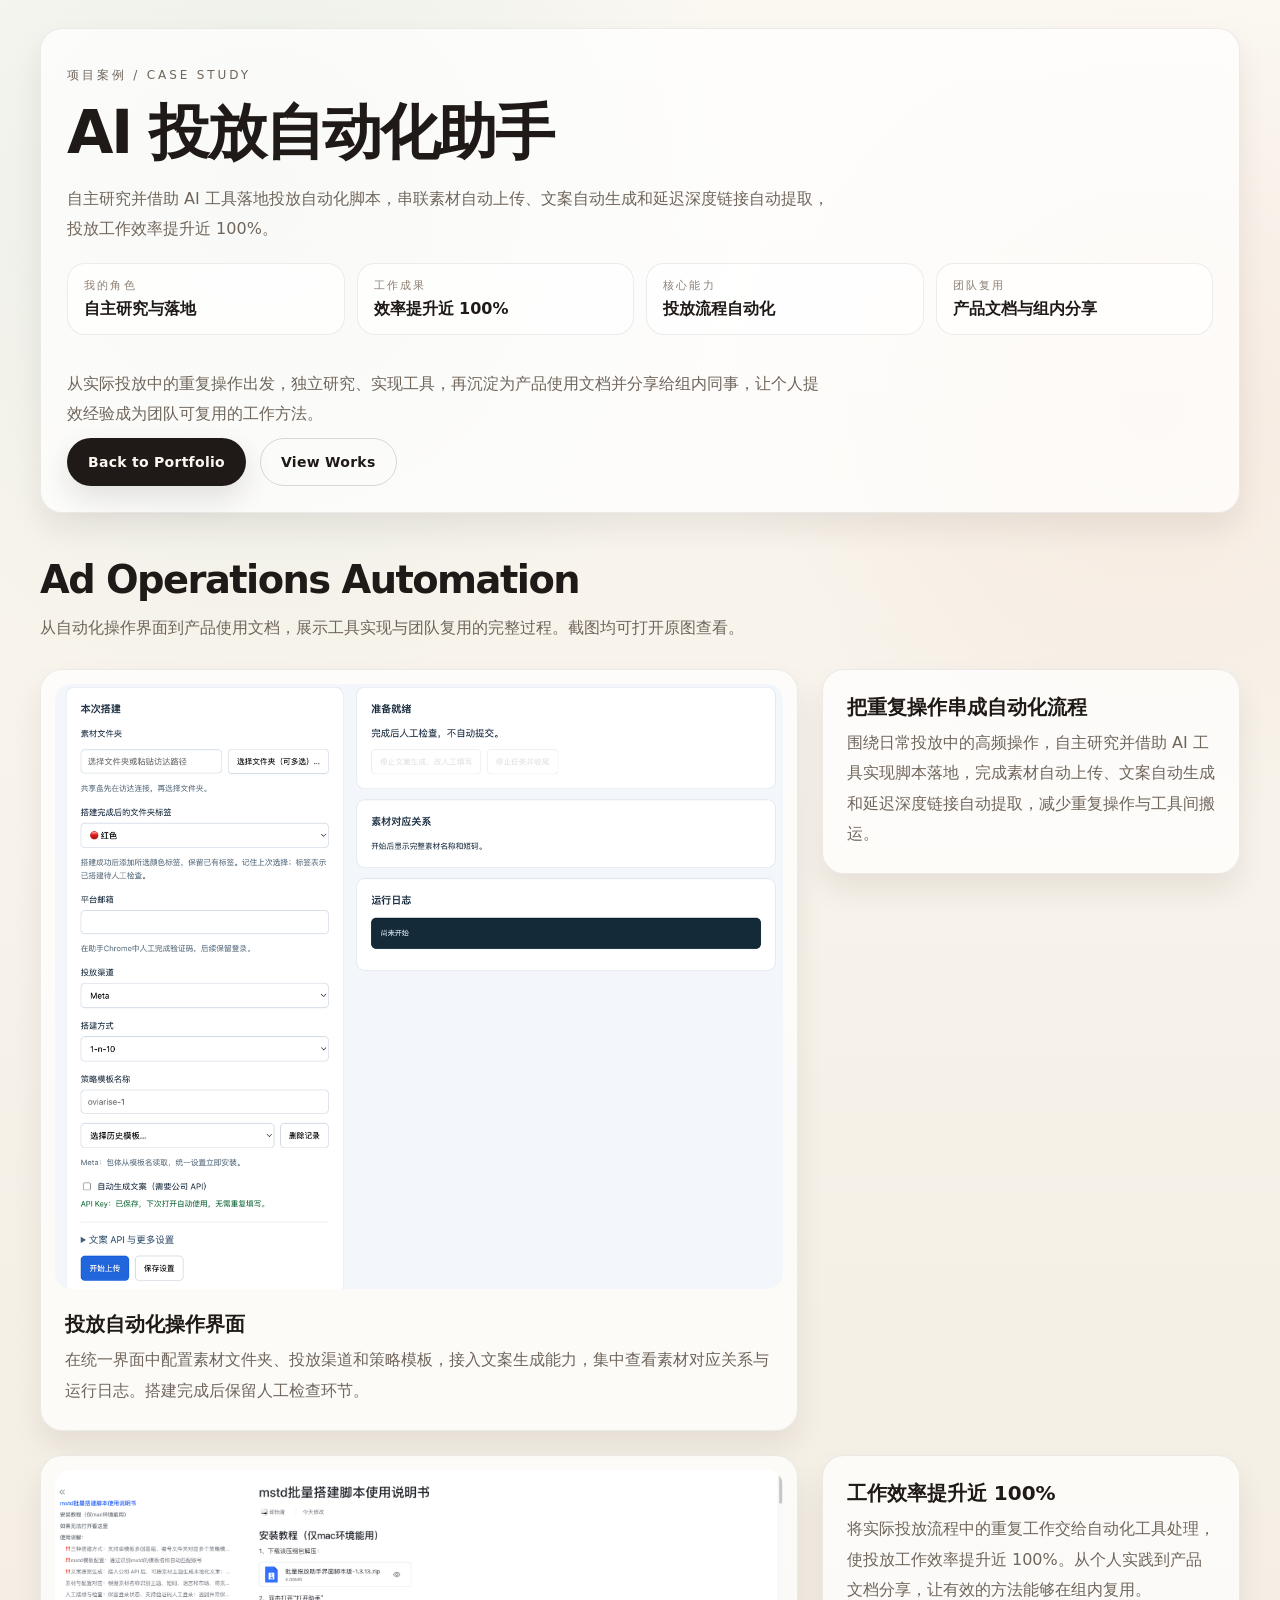
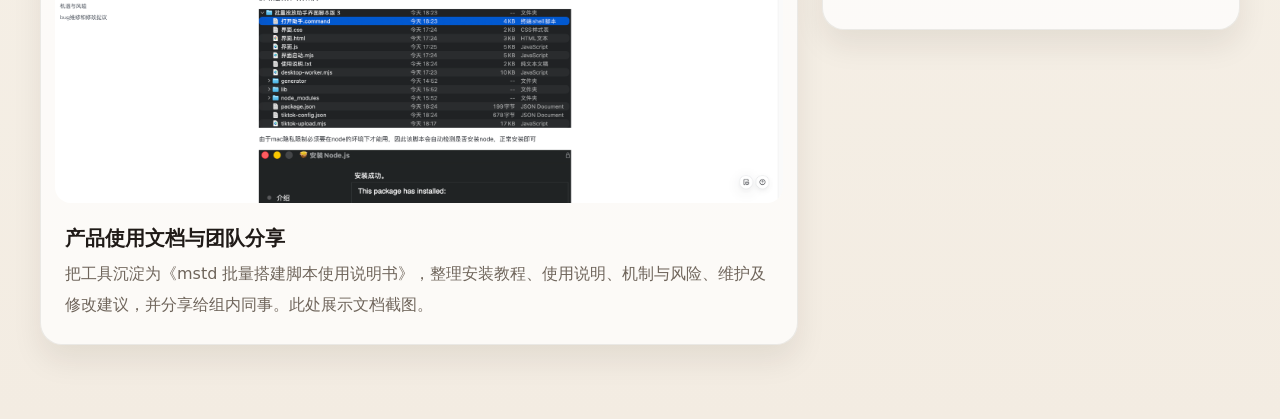
<file: detail.html>
<!doctype html>
<html lang="zh-CN">
  <head>
    <meta charset="UTF-8" />
    <meta name="viewport" content="width=device-width, initial-scale=1.0" />
    <title>作品详情页 · 邱怡青</title>
    <meta
      name="description"
      content="邱怡青的项目案例：AI 投放自动化、流程管理、文案生成与数据分析，查看项目截图、实现方法和实践成果。"
    />
    <link rel="stylesheet" href="styles.css" />
    <script defer src="data.js"></script>
    <script defer src="app.js"></script>
  </head>
  <body data-page="detail">
    <a class="skip" href="#detail-shell">跳到详情内容</a>
    <main id="detail-shell" class="detail-shell" aria-label="作品详情页">
      <div class="detail-track" id="detail-track">
        <section class="detail-panel detail-intro">
          <div class="info-panel">
            <div>
              <p class="detail-kicker">项目案例 / Case Study</p>
              <h1 id="detail-title"></h1>
              <p class="detail-desc" id="detail-desc"></p>
            </div>
            <div class="detail-facts" id="detail-facts"></div>
            <div>
              <p class="detail-desc" id="detail-fit"></p>
              <div class="hero-actions">
                <a class="button" href="index.html">Back to Portfolio</a>
                <a class="button secondary" id="detail-live" href="index.html#works">View Works</a>
              </div>
            </div>
          </div>
        </section>

        <section class="detail-panel detail-gallery">
          <div class="gallery-stage">
            <div class="gallery-title">
              <div>
                <h2 id="gallery-heading"></h2>
              </div>
              <p id="gallery-copy"></p>
            </div>
            <div class="gallery-grid" id="gallery-grid"></div>
          </div>
        </section>
      </div>
    </main>
  </body>
</html>
</file>
<file: styles.css>
:root {
  --bg: #f6f1e8;
  --bg-strong: #ece3d7;
  --panel: rgba(255, 252, 246, 0.84);
  --panel-strong: rgba(255, 252, 246, 0.96);
  --line: rgba(29, 26, 22, 0.1);
  --line-strong: rgba(29, 26, 22, 0.16);
  --ink: #1f1a17;
  --muted: #6f655b;
  --muted-2: #8c7f73;
  --accent: #157f63;
  --accent-2: #d4633a;
  --accent-3: #baa48d;
  --shadow: 0 20px 60px rgba(60, 43, 27, 0.12);
  --radius-xl: 30px;
  --radius-lg: 22px;
  --radius-md: 18px;
  --radius-sm: 14px;
}

*,
*::before,
*::after {
  box-sizing: border-box;
}

html {
  scroll-behavior: smooth;
}

body {
  margin: 0;
  min-height: 100dvh;
  color: var(--ink);
  font-family: "PingFang SC", "Hiragino Sans GB", "Source Han Sans SC", "Noto Sans CJK SC", system-ui, sans-serif;
  background:
    radial-gradient(circle at 20% 10%, rgba(21, 127, 99, 0.08), transparent 24%),
    radial-gradient(circle at 90% 20%, rgba(212, 99, 58, 0.08), transparent 22%),
    linear-gradient(180deg, #fbf8f2 0%, var(--bg) 55%, #f3ece2 100%);
}

body::before {
  content: "";
  position: fixed;
  inset: 0;
  pointer-events: none;
  background-image:
    linear-gradient(rgba(255, 255, 255, 0.3) 1px, transparent 1px),
    linear-gradient(90deg, rgba(255, 255, 255, 0.16) 1px, transparent 1px);
  background-size: 100% 38px, 38px 100%;
  opacity: 0.16;
  mix-blend-mode: soft-light;
}

a {
  color: inherit;
  text-decoration: none;
}

img,
video {
  display: block;
  max-width: 100%;
}

button,
a.button,
.chip,
.tag {
  -webkit-tap-highlight-color: transparent;
}

.shell {
  width: min(1400px, calc(100vw - 32px));
  margin: 0 auto;
}

.topbar {
  position: sticky;
  top: 0;
  z-index: 30;
  backdrop-filter: blur(16px);
  background: linear-gradient(180deg, rgba(246, 241, 232, 0.92), rgba(246, 241, 232, 0.62));
  border-bottom: 1px solid rgba(31, 26, 23, 0.06);
}

.topbar-inner {
  width: min(1400px, calc(100vw - 32px));
  margin: 0 auto;
  min-height: 72px;
  display: flex;
  align-items: center;
  justify-content: space-between;
  gap: 20px;
}

.brand {
  display: flex;
  align-items: center;
  gap: 14px;
  font-weight: 700;
  letter-spacing: 0.01em;
}

.brand-mark {
  width: 14px;
  height: 14px;
  border-radius: 999px;
  background: linear-gradient(180deg, var(--accent), #2aab88);
  box-shadow: 0 0 0 7px rgba(21, 127, 99, 0.1);
}

.nav {
  display: flex;
  flex-wrap: wrap;
  align-items: center;
  justify-content: flex-end;
  gap: 16px;
  color: var(--muted);
  font-size: 14px;
}

.nav a {
  position: relative;
}

.nav a::after {
  content: "";
  position: absolute;
  left: 0;
  bottom: -6px;
  width: 100%;
  height: 1px;
  background: currentColor;
  transform: scaleX(0);
  transform-origin: left;
  transition: transform 0.25s ease;
}

.nav a:hover::after,
.nav a:focus-visible::after {
  transform: scaleX(1);
}

.hero {
  position: relative;
  min-height: 100dvh;
  padding: 36px 0 44px;
  overflow: clip;
}

.hero-grid {
  display: grid;
  grid-template-columns: 1.1fr 0.9fr;
  gap: 34px;
  align-items: stretch;
  min-height: calc(100dvh - 120px);
}

.hero-copy {
  position: relative;
  display: flex;
  flex-direction: column;
  justify-content: center;
  gap: 18px;
  padding: 64px 0 42px;
}

.eyebrow {
  font-size: 12px;
  letter-spacing: 0.24em;
  text-transform: uppercase;
  color: var(--muted);
}

.hero-title {
  margin: 0;
  max-width: 10ch;
  font-size: clamp(3.6rem, 8vw, 7.2rem);
  line-height: 0.94;
  letter-spacing: -0.06em;
}

.title-line {
  display: block;
  overflow: hidden;
}

.title-line span {
  display: inline-block;
  transform: translateY(44px);
  opacity: 0;
  animation: rise 1s cubic-bezier(0.16, 1, 0.3, 1) forwards;
}

.title-line:nth-child(2) span {
  animation-delay: 0.12s;
}

.hero-sub {
  max-width: 52ch;
  margin: 0;
  font-size: 18px;
  line-height: 1.8;
  color: var(--muted);
}

.hero-actions {
  display: flex;
  align-items: center;
  gap: 14px;
  flex-wrap: wrap;
  margin-top: 8px;
}

.button {
  display: inline-flex;
  align-items: center;
  justify-content: center;
  min-height: 48px;
  padding: 0 20px;
  border-radius: 999px;
  border: 1px solid transparent;
  background: var(--ink);
  color: #fbf7f0;
  font-size: 14px;
  font-weight: 700;
  letter-spacing: 0.02em;
  transition: transform 0.22s ease, box-shadow 0.22s ease, background 0.22s ease, color 0.22s ease;
  box-shadow: 0 12px 30px rgba(31, 26, 23, 0.12);
}

.button:hover,
.button:focus-visible {
  transform: translateY(-2px);
}

.button.secondary {
  background: transparent;
  border-color: var(--line-strong);
  color: var(--ink);
  box-shadow: none;
}

.button.secondary:hover,
.button.secondary:focus-visible {
  background: rgba(255, 255, 255, 0.58);
}

.button:active {
  transform: translateY(0) scale(0.98);
}

.hero-note {
  margin-top: 8px;
  color: var(--muted-2);
  font-size: 13px;
  letter-spacing: 0.04em;
}

.hero-gallery {
  position: relative;
  display: grid;
  grid-template-columns: 1.15fr 0.95fr;
  gap: 18px;
  align-self: center;
}

.cover-card {
  position: relative;
  overflow: hidden;
  border-radius: var(--radius-xl);
  background: var(--panel-strong);
  border: 1px solid rgba(31, 26, 23, 0.08);
  box-shadow: var(--shadow);
  min-height: 260px;
  isolation: isolate;
  transition: transform 0.3s ease, filter 0.3s ease, box-shadow 0.3s ease;
}

.cover-card:hover {
  transform: translateY(-6px) scale(1.02);
  box-shadow: 0 26px 70px rgba(60, 43, 27, 0.18);
}

.cover-card img {
  width: 100%;
  height: 100%;
  object-fit: cover;
  filter: grayscale(1) contrast(1.02) saturate(0.8);
  transition: filter 0.35s ease, transform 0.35s ease;
}

.cover-card:hover img,
.cover-card:focus-within img {
  filter: grayscale(0);
  transform: scale(1.04);
}

.cover-card .overlay {
  position: absolute;
  inset: auto 0 0 0;
  padding: 18px 18px 16px;
  background: linear-gradient(180deg, transparent, rgba(22, 18, 15, 0.75));
  color: #fff;
}

.cover-card .overlay strong {
  display: block;
  font-size: 18px;
  margin-bottom: 2px;
}

.cover-card .overlay span {
  font-size: 13px;
  color: rgba(255, 255, 255, 0.82);
}

.cover-small {
  display: grid;
  gap: 18px;
}

.cover-small .cover-card {
  min-height: 170px;
}

.cover-big {
  min-height: 556px;
}

.guide {
  position: absolute;
  right: 0;
  bottom: 8px;
  width: 96px;
  height: 96px;
  pointer-events: none;
}

.guide::before,
.guide::after {
  content: "";
  position: absolute;
  background: linear-gradient(90deg, transparent, rgba(21, 127, 99, 0.92));
  border-radius: 999px;
  animation: breathe 2.8s ease-in-out infinite;
}

.guide::before {
  right: 0;
  bottom: 0;
  width: 92px;
  height: 2px;
}

.guide::after {
  right: 0;
  bottom: 0;
  width: 2px;
  height: 92px;
}

.section {
  padding: 26px 0 18px;
}

.section-card {
  background: var(--panel);
  border: 1px solid rgba(31, 26, 23, 0.08);
  border-radius: var(--radius-xl);
  box-shadow: var(--shadow);
}

.section-header {
  display: flex;
  align-items: end;
  justify-content: space-between;
  gap: 20px;
  margin-bottom: 18px;
}

.section-title {
  margin: 0;
  font-size: clamp(1.8rem, 3vw, 2.6rem);
  line-height: 1.05;
  letter-spacing: -0.04em;
}

.section-lead {
  margin: 0;
  max-width: 56ch;
  color: var(--muted);
  line-height: 1.8;
  font-size: 15px;
}

.story-grid {
  display: grid;
  grid-template-columns: 0.88fr 1.12fr;
  gap: 22px;
  align-items: start;
}

.sticky-profile {
  position: sticky;
  top: 92px;
  padding: 26px;
}

.avatar-shell {
  width: min(100%, 340px);
  aspect-ratio: 0.88;
  margin-bottom: 22px;
  border-radius: 48% 52% 46% 54% / 50% 38% 62% 50%;
  background: linear-gradient(180deg, rgba(255, 255, 255, 0.74), rgba(234, 223, 209, 0.9));
  border: 1px solid rgba(31, 26, 23, 0.08);
  overflow: hidden;
  position: relative;
  box-shadow: inset 0 1px 0 rgba(255, 255, 255, 0.8), 0 18px 46px rgba(55, 38, 22, 0.12);
  animation: blob 14s ease-in-out infinite alternate;
}

.avatar-shell::before {
  content: "";
  position: absolute;
  inset: 10px;
  border-radius: inherit;
  border: 1px solid rgba(31, 26, 23, 0.08);
  background:
    radial-gradient(circle at 34% 32%, rgba(21, 127, 99, 0.55), transparent 12%),
    radial-gradient(circle at 68% 29%, rgba(212, 99, 58, 0.52), transparent 11%),
    radial-gradient(circle at 56% 65%, rgba(18, 27, 29, 0.46), transparent 13%),
    linear-gradient(135deg, rgba(255, 255, 255, 0.26), rgba(255, 255, 255, 0.06));
}

.avatar-core {
  position: absolute;
  inset: 22% 14% 16%;
  border-radius: inherit;
  background:
    radial-gradient(circle at 50% 36%, rgba(255, 255, 255, 0.9), transparent 20%),
    linear-gradient(180deg, rgba(21, 127, 99, 0.15), rgba(212, 99, 58, 0.08));
  display: grid;
  place-items: center;
  color: var(--ink);
  font-weight: 800;
  letter-spacing: 0.24em;
  text-indent: 0.24em;
  text-transform: uppercase;
}

.avatar-core small {
  display: block;
  margin-top: 10px;
  letter-spacing: 0.18em;
  color: var(--muted);
  font-size: 11px;
}

.profile-copy {
  display: grid;
  gap: 14px;
}

.profile-copy h3,
.timeline-card h4,
.work-card h4,
.award-card h4,
.gallery-card h5 {
  margin: 0;
}

.profile-copy p,
.timeline-card p,
.work-card p,
.award-card p,
.gallery-card p {
  margin: 0;
  line-height: 1.75;
  color: var(--muted);
}

.skills {
  display: flex;
  flex-wrap: wrap;
  gap: 10px;
  margin-top: 8px;
}

.skill {
  display: inline-flex;
  align-items: center;
  gap: 8px;
  min-height: 38px;
  padding: 0 14px;
  border-radius: 999px;
  background: rgba(255, 255, 255, 0.72);
  border: 1px solid rgba(31, 26, 23, 0.08);
  color: var(--ink);
  transition: transform 0.22s ease, background 0.22s ease, color 0.22s ease, filter 0.22s ease;
}

.skill:hover,
.skill:focus-visible {
  transform: translateY(-2px);
  background: var(--ink);
  color: #fbf7f0;
}

.palette {
  width: 16px;
  height: 16px;
  border-radius: 58% 42% 55% 45% / 51% 47% 53% 49%;
  background:
    radial-gradient(circle at 30% 28%, var(--accent) 0 1.8px, transparent 2px),
    radial-gradient(circle at 65% 28%, #d4633a 0 1.8px, transparent 2px),
    radial-gradient(circle at 56% 66%, #8c6d4e 0 1.8px, transparent 2px),
    linear-gradient(145deg, rgba(255, 255, 255, 0.96), rgba(212, 99, 58, 0.12));
  box-shadow: inset 0 -2px 0 rgba(31, 26, 23, 0.08);
}

.timeline {
  display: grid;
  gap: 16px;
  perspective: 1200px;
}

.timeline-card {
  position: relative;
  padding: 22px 22px 22px 28px;
  border-radius: var(--radius-lg);
  background: rgba(255, 252, 246, 0.72);
  border: 1px solid rgba(31, 26, 23, 0.09);
  box-shadow: 0 12px 26px rgba(64, 44, 28, 0.08);
  transform-style: preserve-3d;
  transform: translateY(var(--lift, 0px)) rotateX(var(--tilt, 0deg));
  transition: transform 0.24s ease, background 0.24s ease, box-shadow 0.24s ease, border-color 0.24s ease;
}

.timeline-card:hover,
.timeline-card.is-active {
  --lift: -8px;
  background: rgba(243, 236, 225, 0.94);
  border-color: rgba(21, 127, 99, 0.16);
  box-shadow: 0 18px 34px rgba(64, 44, 28, 0.14);
}

.timeline-card::before {
  content: "";
  position: absolute;
  left: 0;
  top: 20px;
  bottom: 20px;
  width: 3px;
  border-radius: 999px;
  background: rgba(21, 127, 99, 0.26);
  transition: background 0.24s ease;
}

.timeline-card.is-active::before,
.timeline-card:hover::before {
  background: linear-gradient(180deg, var(--accent), rgba(21, 127, 99, 0.18));
}

.timeline-head {
  display: flex;
  align-items: baseline;
  justify-content: space-between;
  gap: 18px;
  margin-bottom: 8px;
}

.timeline-year {
  font-size: 12px;
  letter-spacing: 0.22em;
  text-transform: uppercase;
  color: var(--accent);
}

.timeline-card h4 {
  font-size: 20px;
  letter-spacing: -0.03em;
}

.works-grid {
  display: grid;
  grid-template-columns: 1.08fr 0.92fr;
  gap: 22px;
  align-items: stretch;
}

.carousel-panel {
  position: relative;
  padding: 20px;
  overflow: hidden;
  min-height: 620px;
}

.carousel-stage {
  position: relative;
  height: 100%;
  min-height: 560px;
  border-radius: calc(var(--radius-xl) + 8px);
  background:
    radial-gradient(circle at 50% 50%, rgba(255, 255, 255, 0.8), rgba(255, 255, 255, 0.45) 40%, transparent 41%),
    linear-gradient(180deg, rgba(255, 255, 255, 0.34), rgba(255, 255, 255, 0.1));
  border: 1px solid rgba(31, 26, 23, 0.08);
  box-shadow: inset 0 1px 0 rgba(255, 255, 255, 0.65);
  perspective: 1600px;
}

.carousel-orbit {
  position: absolute;
  inset: 10% 12% 6% 12%;
  border-radius: 50%;
  overflow: visible;
  filter: drop-shadow(0 22px 40px rgba(54, 39, 24, 0.12));
}

.carousel-ring {
  position: absolute;
  inset: 7% 6%;
  border-radius: 50%;
  border: 1px solid rgba(31, 26, 23, 0.08);
}

.carousel-card {
  position: absolute;
  left: 50%;
  top: 50%;
  width: clamp(180px, 20vw, 250px);
  aspect-ratio: 0.82;
  transform-style: preserve-3d;
  transform:
    translate(-50%, -50%)
    rotate(var(--angle, 0deg))
    translateY(calc(-1 * var(--radius, 240px)))
    rotate(calc(-1 * var(--angle, 0deg)))
    scale(var(--scale, 1));
  transition: filter 0.25s ease, transform 0.25s ease, opacity 0.25s ease;
  cursor: pointer;
}

.carousel-card.is-active {
  --scale: 1.06;
  z-index: 2;
}

.carousel-card figure {
  width: 100%;
  height: 100%;
  margin: 0;
  border-radius: var(--radius-lg);
  overflow: hidden;
  background: var(--panel-strong);
  border: 1px solid rgba(31, 26, 23, 0.08);
  box-shadow: 0 16px 34px rgba(48, 33, 20, 0.16);
}

.carousel-card img {
  width: 100%;
  height: calc(100% - 78px);
  object-fit: cover;
  filter: grayscale(1) saturate(0.8);
  transition: filter 0.3s ease, transform 0.3s ease;
}

.carousel-card:hover img,
.carousel-card.is-active img {
  filter: grayscale(0);
  transform: scale(1.04);
}

.carousel-card figcaption {
  padding: 12px 14px 16px;
}

.carousel-card h4 {
  font-size: 18px;
  line-height: 1.2;
  margin-bottom: 6px;
}

.carousel-card p {
  font-size: 13px;
  line-height: 1.6;
}

.carousel-controls {
  display: flex;
  justify-content: center;
  flex-wrap: wrap;
  gap: 12px;
  margin-top: 18px;
}

.carousel-card:focus-visible,
.automation-screenshot a:focus-visible,
.gallery-image-link:focus-visible {
  outline: 3px solid var(--accent);
  outline-offset: 5px;
}

.carousel-card figcaption p {
  display: none;
}

.automation-feature {
  padding: clamp(24px, 4vw, 56px);
}

.automation-intro {
  max-width: 780px;
  margin-bottom: 36px;
}

.automation-intro .section-lead {
  margin-top: 16px;
}

.automation-overview {
  display: grid;
  grid-template-columns: minmax(0, 0.8fr) minmax(0, 1.2fr);
  align-items: start;
  gap: clamp(24px, 4vw, 56px);
}

.impact-value {
  margin: 0;
  color: var(--accent);
  font-size: clamp(44px, 5.5vw, 76px);
  font-weight: 700;
  letter-spacing: -0.055em;
  line-height: 1.15;
}

.impact-value span {
  font-size: 0.6em;
}

.impact-label {
  margin: 10px 0 0;
  color: var(--muted);
}

.automation-flow {
  list-style: none;
  padding: 0;
  margin: 28px 0;
  display: grid;
  gap: 20px;
}

.automation-flow li {
  border-left: 2px solid var(--accent);
  padding-left: 16px;
  display: grid;
  gap: 6px;
}

.automation-flow span {
  color: var(--muted);
  font-size: 14px;
  line-height: 1.75;
}

.automation-screenshot {
  min-width: 0;
  margin: 0;
}

.automation-screenshot a {
  display: block;
  overflow: hidden;
  border: 1px solid var(--line-strong);
  border-radius: var(--radius-lg);
  background: var(--panel-strong);
}

.automation-screenshot img {
  width: 100%;
  height: auto;
}

.automation-screenshot figcaption {
  margin-top: 12px;
  color: var(--muted);
  font-size: 13px;
  line-height: 1.6;
}

.automation-sharing {
  margin-top: 44px;
  padding-top: 36px;
  border-top: 1px solid var(--line);
  display: grid;
  grid-template-columns: minmax(0, 1.25fr) minmax(0, 0.75fr);
  align-items: center;
  gap: 32px;
}

.automation-sharing h3 {
  margin: 0 0 16px;
  font-size: clamp(22px, 2.2vw, 30px);
  line-height: 1.4;
}

.button {
  font-family: inherit;
  cursor: pointer;
  white-space: nowrap;
}

.modal-mosaic a,
.gallery-image-link {
  display: block;
  min-width: 0;
}

.case-study .detail-shell {
  display: block;
  overflow: visible;
}

.case-study .detail-track {
  display: block;
  min-width: 0;
  height: auto;
  width: min(1200px, calc(100% - 32px));
  margin: 0 auto;
  padding: 28px 0;
}

.case-study .detail-panel {
  display: block;
  width: 100%;
  height: auto;
  min-height: 0;
  padding: 0 0 28px;
}

.case-study .info-panel {
  padding: clamp(24px, 4vw, 48px);
}

.case-study .detail-intro h1 {
  font-size: clamp(32px, 5vw, 60px);
  line-height: 1.2;
  letter-spacing: -0.04em;
}

.case-study .detail-desc {
  max-width: 75ch;
  margin-bottom: 0;
}

.case-study .detail-facts {
  grid-template-columns: repeat(4, minmax(0, 1fr));
}

.case-study .gallery-stage {
  padding: 16px 0 0;
  gap: 28px;
}

.case-study .gallery-title {
  display: grid;
  gap: 12px;
}

.case-study .gallery-title p {
  max-width: 75ch;
}

.case-study .gallery-grid {
  grid-template-columns: minmax(0, 1.45fr) minmax(0, 0.8fr);
  gap: 24px;
}

body.case-study .gallery-card {
  min-height: 0;
  align-self: start;
}

.document-card .copy {
  gap: 18px;
}

.document-card .button {
  justify-self: start;
}

.related-projects {
  display: flex;
  flex-wrap: wrap;
  gap: 14px;
  padding: 16px 0;
}

@media (max-width: 760px) {
  .related-projects .button {
    white-space: normal;
    text-align: left;
    line-height: 1.6;
    padding: 14px 18px;
  }
}

section[id] {
  scroll-margin-top: 90px;
}

.case-study .gallery-card.wide {
  grid-column: auto;
}

.case-study .gallery-image-link img {
  height: auto !important;
  min-height: 0;
  object-fit: contain;
  filter: none;
}

.case-study .gallery-card .copy {
  min-height: 0;
  padding: 10px;
}

.case-study .gallery-card h5 {
  margin: 0;
  font-size: 20px;
}

.case-study .gallery-card p {
  font-size: 16px;
  line-height: 1.9;
}

@media (max-width: 760px) {
  .automation-overview,
  .automation-sharing,
  .case-study .gallery-grid {
    grid-template-columns: minmax(0, 1fr);
  }

  .case-study .detail-facts {
    grid-template-columns: repeat(2, minmax(0, 1fr));
  }

  .automation-sharing {
    gap: 24px;
  }

  .topbar-inner {
    flex-wrap: wrap;
    padding: 16px 0;
  }
}

@media (prefers-reduced-motion: reduce) {
  *, *::before, *::after {
    animation-duration: 0.01ms !important;
    animation-iteration-count: 1 !important;
    transition-duration: 0.01ms !important;
    scroll-behavior: auto !important;
  }
}

.works-copy {
  position: relative;
  overflow: hidden;
  padding: 26px;
  display: flex;
  flex-direction: column;
  justify-content: space-between;
  gap: 18px;
  background:
    linear-gradient(145deg, rgba(23, 35, 32, 0.04), rgba(212, 99, 58, 0.06)),
    radial-gradient(circle at 30% 20%, rgba(21, 127, 99, 0.1), transparent 36%);
}

.works-copy .tag-row {
  display: flex;
  gap: 10px;
  flex-wrap: wrap;
}

.tag {
  display: inline-flex;
  align-items: center;
  min-height: 34px;
  padding: 0 12px;
  border-radius: 999px;
  border: 1px solid rgba(31, 26, 23, 0.08);
  background: rgba(255, 255, 255, 0.7);
  color: var(--ink);
  font-size: 13px;
}

.project-list {
  display: grid;
  gap: 10px;
}

.project-list button {
  display: flex;
  align-items: center;
  justify-content: space-between;
  gap: 14px;
  width: 100%;
  padding: 14px 16px;
  border-radius: var(--radius-md);
  border: 1px solid rgba(31, 26, 23, 0.08);
  background: rgba(255, 255, 255, 0.72);
  color: var(--ink);
  text-align: left;
  cursor: pointer;
  transition: transform 0.22s ease, background 0.22s ease, border-color 0.22s ease;
}

.project-list button:hover,
.project-list button:focus-visible {
  transform: translateY(-2px);
  background: rgba(255, 255, 255, 0.94);
  border-color: rgba(21, 127, 99, 0.16);
}

.project-list strong {
  display: block;
  font-size: 16px;
}

.project-list span {
  display: block;
  font-size: 13px;
  color: var(--muted);
}

.modal {
  position: fixed;
  inset: 0;
  z-index: 80;
  display: grid;
  place-items: center;
  padding: 18px;
  background: rgba(20, 16, 13, 0.42);
  backdrop-filter: blur(20px);
  opacity: 0;
  visibility: hidden;
  transition: opacity 0.22s ease, visibility 0.22s ease;
}

.modal.is-open {
  opacity: 1;
  visibility: visible;
}

.modal-card {
  width: min(1120px, 100%);
  max-height: min(88dvh, 940px);
  overflow: auto;
  border-radius: 30px;
  background: rgba(251, 248, 241, 0.97);
  border: 1px solid rgba(255, 255, 255, 0.35);
  box-shadow: 0 30px 90px rgba(0, 0, 0, 0.24);
  transform: translateY(18px) scale(0.98);
  transition: transform 0.22s ease;
}

.modal.is-open .modal-card {
  transform: translateY(0) scale(1);
}

.modal-head {
  display: flex;
  align-items: center;
  justify-content: space-between;
  gap: 12px;
  padding: 22px 24px 0;
}

.close {
  border: 1px solid rgba(31, 26, 23, 0.1);
  background: rgba(255, 255, 255, 0.8);
  color: var(--ink);
  width: 42px;
  height: 42px;
  border-radius: 999px;
  cursor: pointer;
}

.modal-body {
  display: grid;
  grid-template-columns: 0.9fr 1.1fr;
  gap: 24px;
  padding: 18px 24px 24px;
}

.modal-aside,
.modal-main {
  display: grid;
  gap: 16px;
}

.modal-aside .panel,
.modal-main .panel,
.award-card,
.gallery-card,
.info-panel {
  border-radius: var(--radius-lg);
  border: 1px solid rgba(31, 26, 23, 0.08);
  background: rgba(255, 255, 255, 0.72);
  box-shadow: 0 16px 30px rgba(43, 29, 19, 0.08);
}

.panel {
  padding: 18px;
}

.modal-mosaic {
  display: grid;
  grid-template-columns: repeat(2, minmax(0, 1fr));
  gap: 12px;
}

.modal-mosaic img {
  width: 100%;
  aspect-ratio: 1.12;
  object-fit: cover;
  border-radius: 18px;
  filter: grayscale(1);
  transition: filter 0.28s ease, transform 0.28s ease;
}

.modal-mosaic img:hover {
  filter: grayscale(0);
  transform: scale(1.03);
}

.snippet {
  padding: 14px 16px;
  border-radius: 18px;
  background: rgba(243, 237, 229, 0.86);
  border: 1px solid rgba(31, 26, 23, 0.08);
  color: var(--ink);
}

.snippet strong {
  display: block;
  margin-bottom: 6px;
  color: var(--muted);
  font-size: 12px;
  letter-spacing: 0.2em;
  text-transform: uppercase;
}

.snippet p {
  margin: 0;
  white-space: pre-line;
  line-height: 1.8;
}

.modal-cta {
  display: flex;
  gap: 10px;
  flex-wrap: wrap;
}

.awards-grid {
  display: grid;
  grid-template-columns: repeat(4, minmax(0, 1fr));
  gap: 16px;
}

.award-card {
  padding: 14px;
  overflow: hidden;
  transition: transform 0.22s ease, box-shadow 0.22s ease;
}

.award-card:hover {
  transform: translateY(-4px);
  box-shadow: 0 20px 40px rgba(43, 29, 19, 0.12);
}

.award-card img,
.gallery-card img {
  width: 100%;
  border-radius: 16px;
  object-fit: cover;
  filter: grayscale(1) contrast(1.03);
  transition: filter 0.28s ease, transform 0.28s ease;
}

.award-card:hover img,
.gallery-card:hover img {
  filter: grayscale(0);
  transform: scale(1.05);
}

.award-card h4 {
  margin: 12px 0 4px;
  font-size: 16px;
}

.award-card p {
  font-size: 13px;
}

.award-link {
  display: inline-flex;
  align-items: center;
  gap: 8px;
  margin-top: 10px;
  font-size: 13px;
  color: var(--accent);
}

.footer {
  padding: 26px 0 48px;
  color: var(--muted);
  font-size: 13px;
}

.detail-shell {
  min-height: 100dvh;
  overflow-x: auto;
  overflow-y: hidden;
  display: flex;
  scroll-behavior: auto;
  scrollbar-width: none;
}

.detail-shell::-webkit-scrollbar {
  display: none;
}

.detail-track {
  display: flex;
  height: 100dvh;
  min-width: max-content;
}

.detail-panel {
  height: 100dvh;
  min-height: 100dvh;
  padding: 28px;
  display: flex;
  align-items: stretch;
}

.detail-intro {
  width: min(42vw, 760px);
}

.detail-intro .info-panel {
  padding: 26px;
  width: 100%;
  display: flex;
  flex-direction: column;
  gap: 18px;
  justify-content: space-between;
}

.detail-kicker {
  font-size: 12px;
  letter-spacing: 0.24em;
  text-transform: uppercase;
  color: var(--muted);
}

.detail-intro h1 {
  margin: 0;
  font-size: clamp(2.4rem, 4.4vw, 4.8rem);
  line-height: 0.98;
  letter-spacing: -0.06em;
}

.detail-desc {
  max-width: 54ch;
  line-height: 1.9;
  color: var(--muted);
}

.detail-facts {
  display: grid;
  gap: 12px;
  grid-template-columns: repeat(2, minmax(0, 1fr));
}

.fact {
  padding: 14px 16px;
  border-radius: 18px;
  background: rgba(255, 255, 255, 0.7);
  border: 1px solid rgba(31, 26, 23, 0.08);
}

.fact span {
  display: block;
  margin-bottom: 6px;
  font-size: 11px;
  letter-spacing: 0.2em;
  text-transform: uppercase;
  color: var(--muted-2);
}

.fact strong {
  display: block;
  font-size: 16px;
}

.detail-gallery {
  width: min(112vw, 1460px);
}

.gallery-stage {
  width: 100%;
  height: 100%;
  padding: 28px 28px 34px 0;
  display: grid;
  grid-template-rows: auto 1fr;
  gap: 16px;
}

.gallery-title {
  display: flex;
  align-items: center;
  justify-content: space-between;
  gap: 16px;
}

.gallery-title h2 {
  margin: 0;
  font-size: clamp(1.9rem, 3vw, 3rem);
  letter-spacing: -0.04em;
}

.gallery-title p {
  margin: 0;
  color: var(--muted);
  max-width: 44ch;
  line-height: 1.7;
}

.gallery-grid {
  display: grid;
  grid-template-columns: repeat(3, minmax(0, 1fr));
  grid-auto-flow: dense;
  gap: 16px;
  align-content: start;
  padding-bottom: 18px;
}

.gallery-card {
  display: flex;
  flex-direction: column;
  gap: 12px;
  overflow: hidden;
  padding: 14px;
  transform: translateY(var(--y, 0));
  transition: transform 0.22s ease, box-shadow 0.22s ease;
}

.gallery-card.wide {
  grid-column: span 2;
}

.gallery-card.tall {
  min-height: 520px;
}

.gallery-card.medium {
  min-height: 400px;
}

.gallery-card.short {
  min-height: 300px;
}

.gallery-card:hover {
  --y: -6px;
  box-shadow: 0 22px 44px rgba(43, 29, 19, 0.14);
}

.gallery-card img {
  width: 100%;
  flex: 1;
  min-height: 220px;
  height: auto;
  display: block;
  object-fit: cover;
  border-radius: 16px;
}

.gallery-card .copy {
  display: grid;
  gap: 8px;
  min-height: 100%;
  padding: 8px 2px 2px;
}

.gallery-card h5 {
  font-size: 15px;
  line-height: 1.3;
}

.gallery-card p {
  font-size: 13px;
}

.gallery-card pre {
  margin: 0;
  padding: 16px;
  border-radius: 16px;
  background: rgba(245, 239, 230, 0.92);
  white-space: pre-wrap;
  line-height: 1.8;
  font-family: "SFMono-Regular", ui-monospace, "Cascadia Code", "Menlo", monospace;
  color: var(--ink);
}

.skip {
  position: absolute;
  left: -999px;
  top: 8px;
}

.skip:focus {
  left: 16px;
  z-index: 90;
  padding: 10px 14px;
  border-radius: 999px;
  background: #fff;
  border: 1px solid rgba(31, 26, 23, 0.14);
}

.fade-in {
  animation: fadeIn 0.8s ease forwards;
  opacity: 0;
}

.delay-1 {
  animation-delay: 0.1s;
}

.delay-2 {
  animation-delay: 0.22s;
}

.delay-3 {
  animation-delay: 0.34s;
}

.delay-4 {
  animation-delay: 0.46s;
}

.delay-5 {
  animation-delay: 0.58s;
}

@keyframes rise {
  from {
    transform: translateY(44px);
    opacity: 0;
  }
  to {
    transform: translateY(0);
    opacity: 1;
  }
}

@keyframes fadeIn {
  from {
    opacity: 0;
    transform: translateY(12px);
  }
  to {
    opacity: 1;
    transform: translateY(0);
  }
}

@keyframes breathe {
  0%,
  100% {
    opacity: 0.42;
    transform: scale(1);
  }
  50% {
    opacity: 1;
    transform: scale(1.02);
  }
}

@keyframes blob {
  0% {
    border-radius: 48% 52% 46% 54% / 50% 38% 62% 50%;
    transform: rotate(-1deg) scale(1);
  }
  50% {
    border-radius: 56% 44% 40% 60% / 42% 56% 44% 58%;
    transform: rotate(1.5deg) scale(1.01);
  }
  100% {
    border-radius: 44% 56% 58% 42% / 58% 44% 56% 42%;
    transform: rotate(-0.5deg) scale(1.02);
  }
}

@media (max-width: 1180px) {
  .hero-grid,
  .story-grid,
  .works-grid,
  .modal-body,
  .detail-track {
    grid-template-columns: 1fr;
  }

  .hero-grid,
  .story-grid,
  .works-grid,
  .modal-body {
    display: grid;
  }

  .hero-gallery {
    grid-template-columns: 1fr;
  }

  .cover-big {
    min-height: 360px;
  }

  .carousel-panel {
    min-height: 520px;
  }

  .awards-grid,
  .gallery-grid {
    grid-template-columns: repeat(2, minmax(0, 1fr));
  }

  .detail-shell {
    overflow: auto;
  }

  .detail-track {
    display: block;
    min-width: 100%;
    height: auto;
  }

  .detail-panel,
  .detail-intro,
  .detail-gallery {
    width: 100%;
    height: auto;
    min-height: auto;
  }

  .detail-panel {
    padding: 18px 16px;
  }

  .detail-intro .info-panel,
  .gallery-stage {
    padding: 18px;
  }
}

@media (max-width: 760px) {
  .shell,
  .topbar-inner {
    width: min(100vw - 20px, 100%);
  }

  .nav {
    gap: 12px;
    font-size: 13px;
  }

  .hero {
    padding-top: 18px;
  }

  .hero-grid {
    gap: 18px;
  }

  .hero-copy {
    padding-top: 20px;
  }

  .hero-title {
    max-width: 100%;
    font-size: clamp(3rem, 16vw, 4.6rem);
  }

  .hero-sub {
    font-size: 16px;
  }

  .sticky-profile,
  .carousel-panel,
  .works-copy {
    padding: 18px;
  }

  .cover-big {
    min-height: 300px;
  }

  .section,
  .footer {
    padding-left: 0;
    padding-right: 0;
  }

  .section-header,
  .gallery-title,
  .timeline-head,
  .modal-head {
    flex-direction: column;
    align-items: start;
  }

  .awards-grid,
  .gallery-grid,
  .detail-facts {
    grid-template-columns: 1fr;
  }

  .modal-card {
    max-height: 90dvh;
  }

  .modal-body {
    padding: 14px 16px 18px;
  }

  .carousel-orbit {
    inset: 4% 6% 6%;
  }

  .carousel-card {
    width: 180px;
  }

  .guide {
    right: 2px;
    bottom: 2px;
    transform: scale(0.86);
    transform-origin: right bottom;
  }

  .detail-shell {
    overflow: auto;
  }

  .detail-intro h1 {
    font-size: clamp(2rem, 12vw, 3rem);
  }
}
</file>
